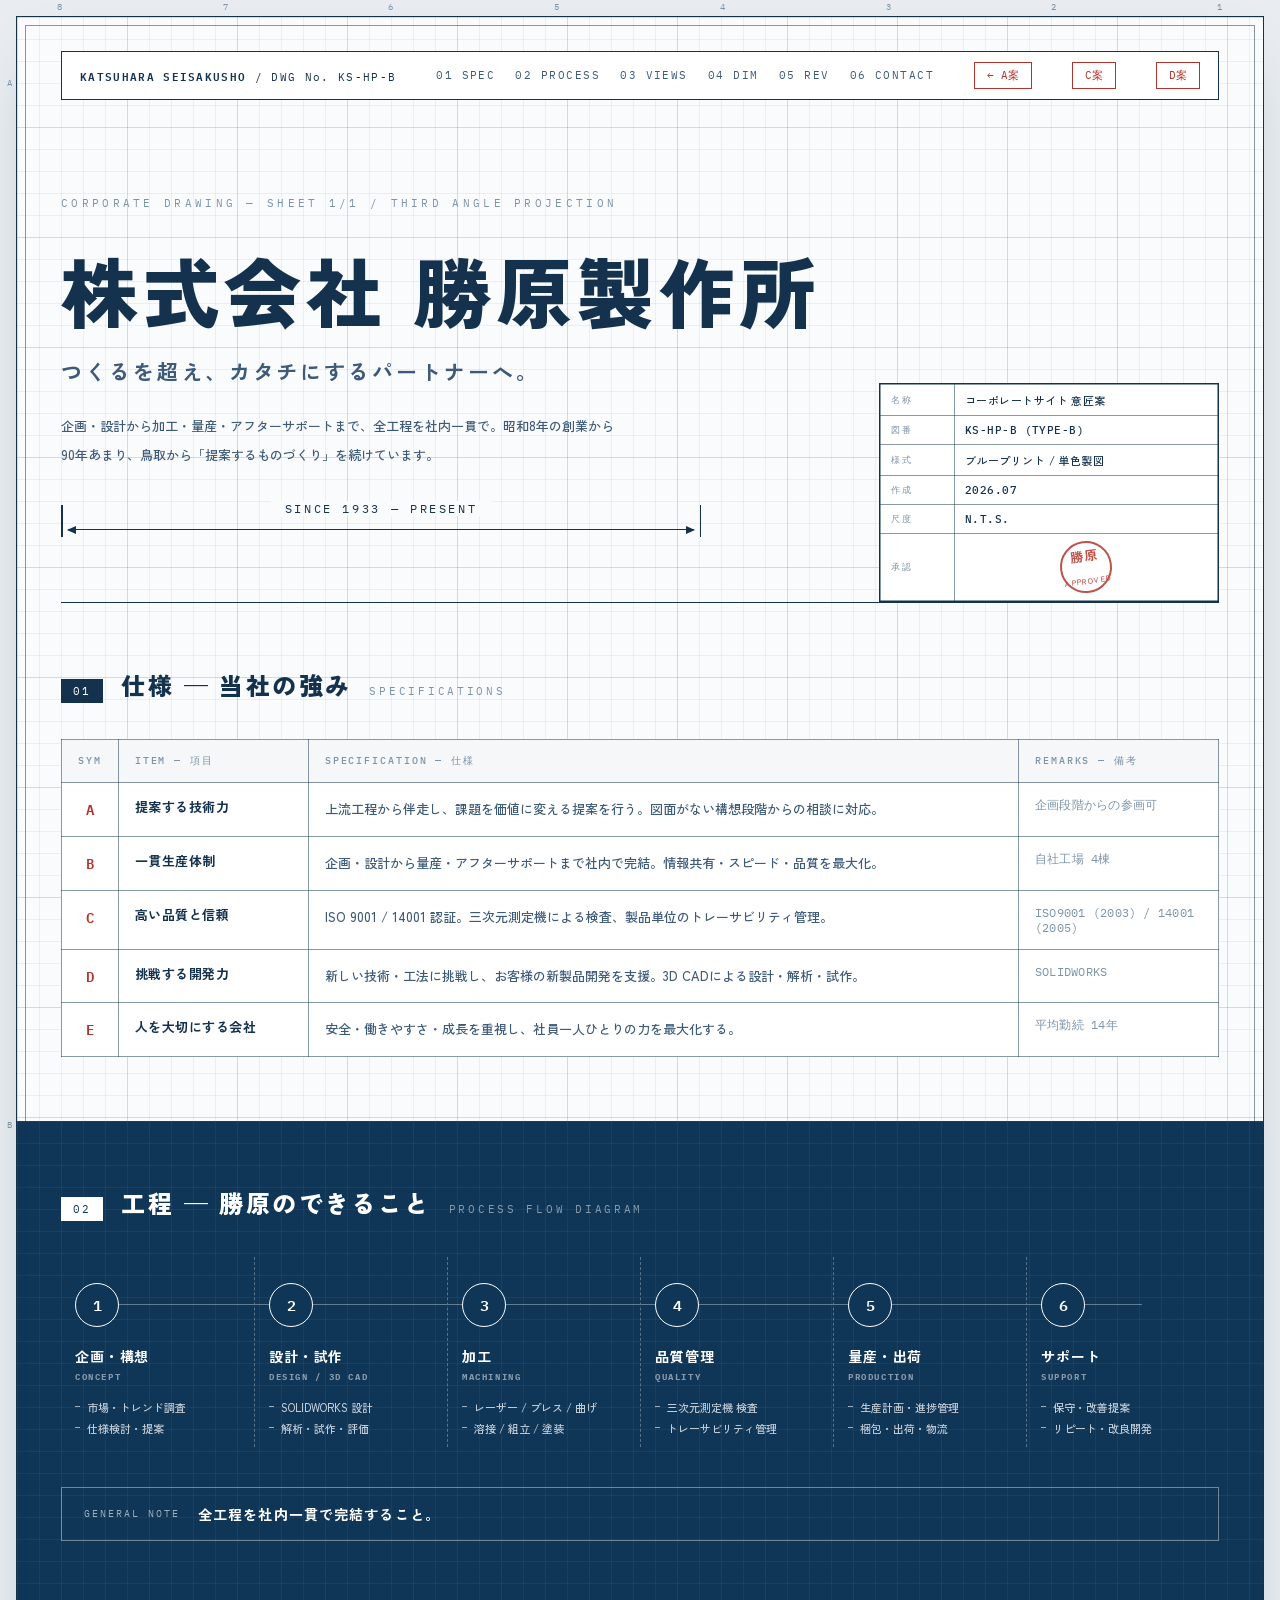
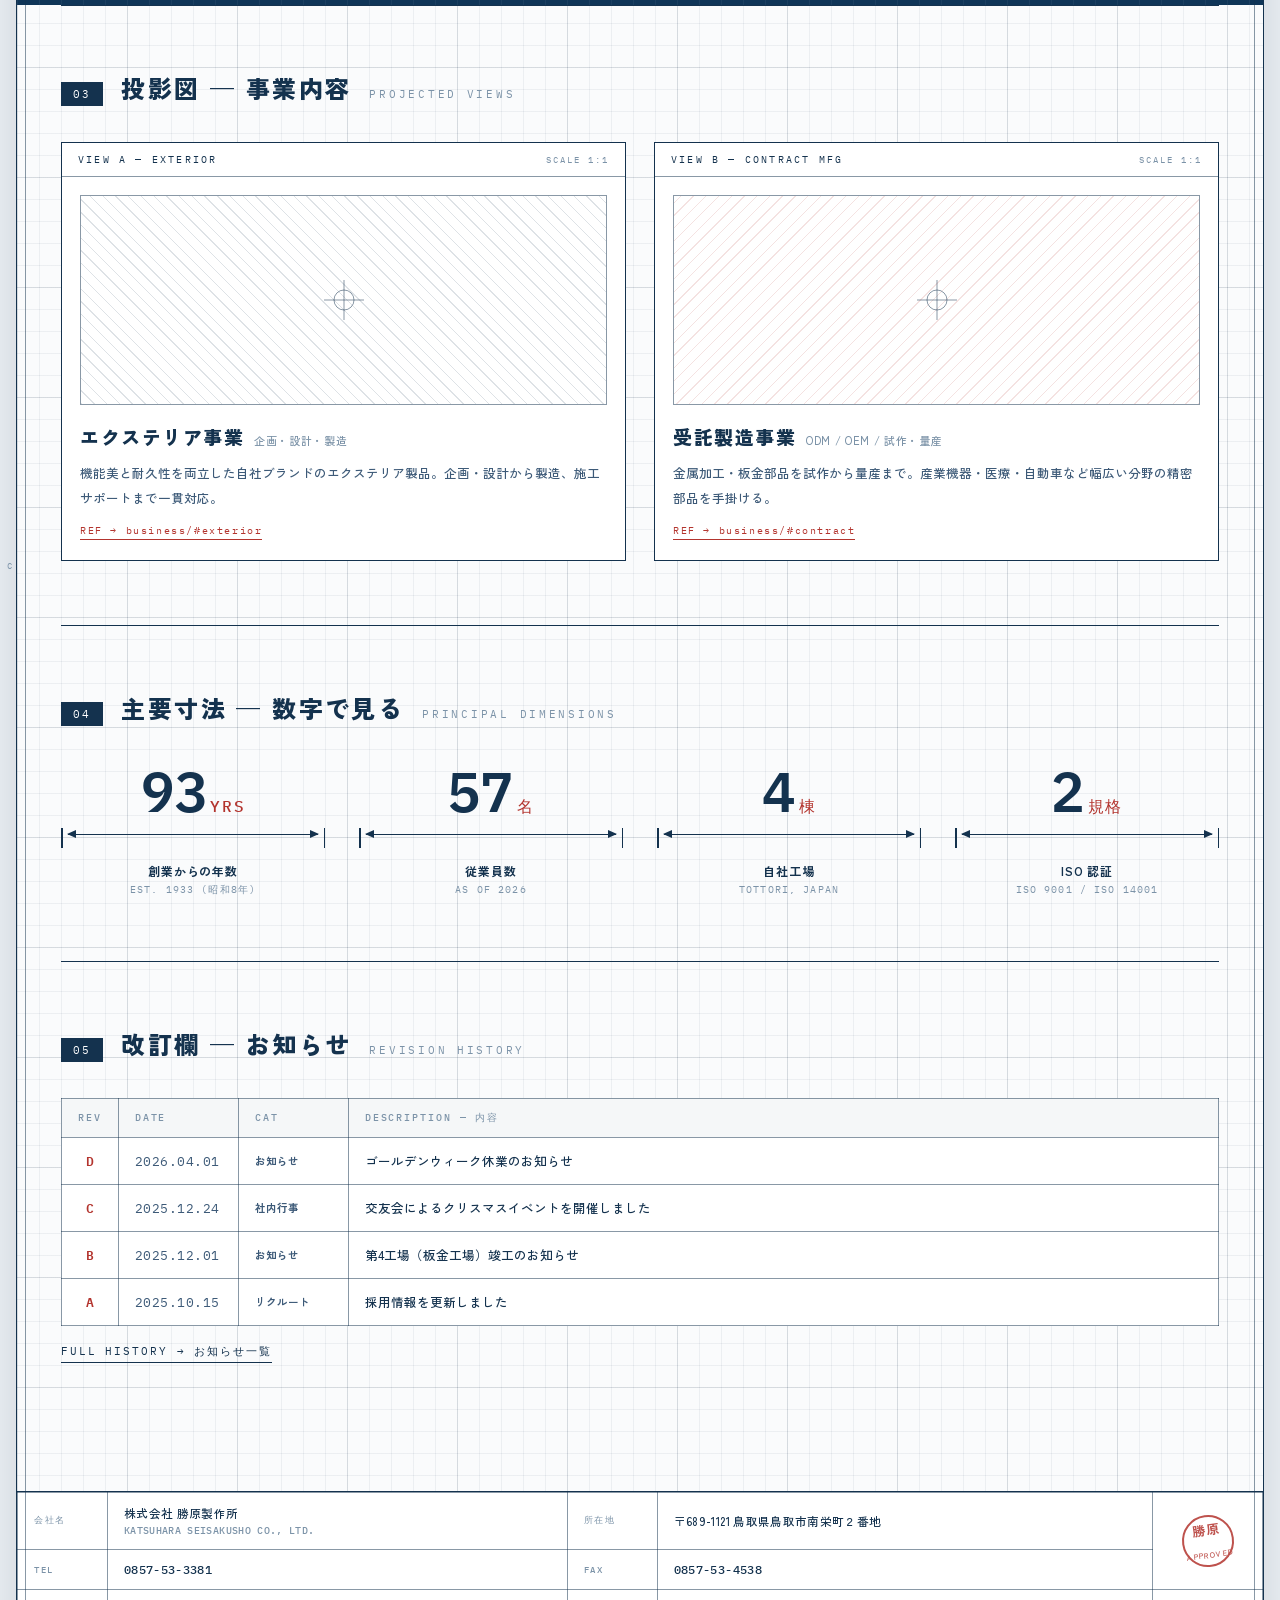
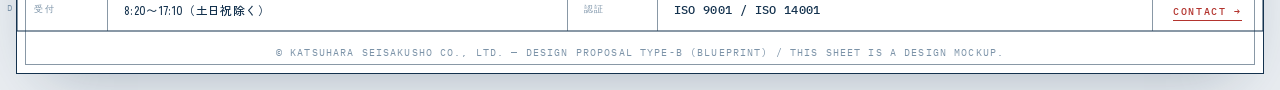
<file: design-b/index.html>
<!doctype html>
<html lang="ja">
<head>
<meta charset="utf-8" />
<meta name="viewport" content="width=device-width, initial-scale=1" />
<title>DESIGN PROPOSAL TYPE-B | 株式会社 勝原製作所</title>
<meta name="description" content="勝原製作所コーポレートサイト デザイン提案B案（ブループリント特化）">
<link rel="preconnect" href="https://fonts.googleapis.com">
<link rel="preconnect" href="https://fonts.gstatic.com" crossorigin>
<link rel="stylesheet" href="https://fonts.googleapis.com/css2?family=Zen+Kaku+Gothic+New:wght@400;500;700;900&family=IBM+Plex+Mono:wght@400;500;600&display=swap">
<style>
  :root{
    --ink:#14324E;          /* 製図インク */
    --ink-2:#3D5A78;
    --mute:#7C93A8;
    --paper:#FAFBFC;        /* 図面用紙 */
    --grid:rgba(20,50,78,.06);
    --grid-2:rgba(20,50,78,.11);
    --line:rgba(20,50,78,.25);
    --line-2:rgba(20,50,78,.5);
    --cyan:#0F3557;         /* 青焼き */
    --red:#B3342E;          /* 朱肉 */
  }
  *{box-sizing:border-box;margin:0;padding:0}
  html{scroll-behavior:smooth}
  body{background:#E9EDF1;color:var(--ink);font-family:"Zen Kaku Gothic New",sans-serif;-webkit-font-smoothing:antialiased;font-feature-settings:"palt" 1;padding:16px}
  a{color:inherit;text-decoration:none}
  .mono{font-family:"IBM Plex Mono",monospace}

  /* ============ 図面枠（シート） ============ */
  .sheet{
    max-width:1408px;margin:0 auto;background:var(--paper);
    border:1.5px solid var(--ink);position:relative;
    box-shadow:0 24px 60px -30px rgba(20,50,78,.35);
  }
  .sheet::before{content:"";position:absolute;inset:8px;border:.75px solid var(--line-2);pointer-events:none;z-index:3}
  /* 方眼 */
  .sheet::after{content:"";position:absolute;inset:0;pointer-events:none;z-index:0;
    background-image:
      linear-gradient(var(--grid) 1px,transparent 1px),
      linear-gradient(90deg,var(--grid) 1px,transparent 1px),
      linear-gradient(var(--grid-2) 1px,transparent 1px),
      linear-gradient(90deg,var(--grid-2) 1px,transparent 1px);
    background-size:22px 22px,22px 22px,110px 110px,110px 110px;}
  .sheet-inner{position:relative;z-index:2;padding:34px 44px 0}

  /* ゾーン記号 */
  .zones{position:absolute;z-index:4;display:flex;font-family:"IBM Plex Mono",monospace;font-size:9px;color:var(--mute);letter-spacing:.1em;pointer-events:none}
  .zones.top{top:-1px;left:40px;right:40px;justify-content:space-between}
  .zones.top span{transform:translateY(-140%)}
  .zones.left{left:-1px;top:60px;bottom:60px;flex-direction:column;justify-content:space-between}
  .zones.left span{transform:translateX(-160%)}

  /* ============ ヘッダー（帯） ============ */
  .bar{
    display:flex;align-items:center;justify-content:space-between;gap:16px;
    border:1px solid var(--ink);background:#fff;
    padding:10px 18px;margin-bottom:40px;flex-wrap:wrap;
  }
  .bar .id{font-family:"IBM Plex Mono",monospace;font-size:11px;letter-spacing:.12em;color:var(--ink)}
  .bar .id b{font-weight:600}
  .bar nav{display:flex;gap:20px;flex-wrap:wrap}
  .bar nav a{font-family:"IBM Plex Mono",monospace;font-size:10.5px;letter-spacing:.14em;color:var(--ink-2);border-bottom:1px solid transparent;padding:2px 0;transition:.2s}
  .bar nav a:hover{color:var(--ink);border-color:var(--ink)}
  .bar .back{font-size:10.5px;font-family:"IBM Plex Mono",monospace;color:var(--red);border:1px solid var(--red);padding:5px 12px;transition:.2s}
  .bar .back:hover{background:var(--red);color:#fff}

  /* ============ HERO ============ */
  .hero{padding:56px 0 72px;position:relative}
  .hero .doc-label{font-family:"IBM Plex Mono",monospace;font-size:11px;letter-spacing:.3em;color:var(--mute);margin-bottom:34px}
  .hero h1{font-size:clamp(40px,6vw,84px);font-weight:900;letter-spacing:.06em;line-height:1.2;color:var(--ink)}
  .hero .sub{margin-top:20px;font-size:clamp(15px,1.8vw,21px);font-weight:700;letter-spacing:.14em;color:var(--ink-2)}
  .hero .desc{margin-top:26px;font-size:13px;line-height:2.2;color:var(--ink-2);max-width:560px;font-weight:500}

  /* 寸法線（タイトル下） */
  .dim-under{max-width:640px;margin-top:36px}
  .dim-line{position:relative;border-top:1.5px solid var(--ink);margin:0 7px}
  .dim-line::before,.dim-line::after{content:"";position:absolute;top:-4.75px;border-style:solid}
  .dim-line::before{left:-1px;border-width:4px 9px 4px 0;border-color:transparent var(--ink) transparent transparent}
  .dim-line::after{right:-1px;border-width:4px 0 4px 9px;border-color:transparent transparent transparent var(--ink)}
  .dim-wrap{position:relative;padding-top:24px}
  .dim-wrap .ext{position:absolute;top:0;width:1.5px;height:32px;background:var(--ink)}
  .dim-wrap .ext.l{left:0}
  .dim-wrap .ext.r{right:0}
  .dim-wrap .dim-cap{position:absolute;top:-4px;left:50%;transform:translateX(-50%);background:var(--paper);padding:0 14px;font-family:"IBM Plex Mono",monospace;font-size:12px;letter-spacing:.22em;color:var(--ink);white-space:nowrap}

  /* 表題欄（ヒーロー右下） */
  .titleblock{
    position:absolute;right:0;bottom:0;width:340px;background:#fff;
    border:1.5px solid var(--ink);font-size:11px;z-index:5;
  }
  .titleblock table{width:100%;border-collapse:collapse}
  .titleblock th,.titleblock td{border:.75px solid var(--line-2);padding:7px 10px;text-align:left;font-weight:500}
  .titleblock th{font-family:"IBM Plex Mono",monospace;font-size:9px;letter-spacing:.18em;color:var(--mute);width:74px;font-weight:500}
  .titleblock td{color:var(--ink);letter-spacing:.04em}
  .titleblock .stamp-cell{text-align:center;vertical-align:middle}

  /* 朱印 */
  .stamp{
    display:inline-grid;place-items:center;width:52px;height:52px;border-radius:50%;
    border:2px solid var(--red);color:var(--red);transform:rotate(-8deg);
    font-size:13px;font-weight:700;letter-spacing:.1em;line-height:1.3;text-align:center;
    opacity:.85;
  }
  .stamp small{font-size:7.5px;font-weight:500;letter-spacing:.2em;display:block}

  /* 第三角法記号 */
  .angle-symbol{display:flex;align-items:center;gap:10px;color:var(--mute)}

  /* ============ セクション共通 ============ */
  section{padding:64px 0;border-top:1.5px solid var(--ink);position:relative}
  .sec-id{display:flex;align-items:baseline;gap:18px;margin-bottom:36px;flex-wrap:wrap}
  .sec-id .no{font-family:"IBM Plex Mono",monospace;font-size:11px;letter-spacing:.2em;color:#fff;background:var(--ink);padding:5px 12px}
  .sec-id h2{font-size:24px;font-weight:900;letter-spacing:.1em;color:var(--ink)}
  .sec-id .en{font-family:"IBM Plex Mono",monospace;font-size:10.5px;letter-spacing:.26em;color:var(--mute)}

  .reveal{opacity:0;transform:translateY(18px);transition:opacity .7s ease,transform .7s ease}
  .reveal.in{opacity:1;transform:none}

  /* ============ SPEC（強み＝仕様表） ============ */
  .spec-table{width:100%;border-collapse:collapse;background:#fff;border:1.5px solid var(--ink);font-size:13px}
  .spec-table th,.spec-table td{border:.75px solid var(--line-2);padding:14px 16px;text-align:left;vertical-align:top}
  .spec-table thead th{font-family:"IBM Plex Mono",monospace;font-size:9.5px;letter-spacing:.2em;color:var(--mute);font-weight:500;background:rgba(20,50,78,.04)}
  .spec-table .sym{font-family:"IBM Plex Mono",monospace;font-weight:600;color:var(--red);width:52px;text-align:center;font-size:14px}
  .spec-table .item{font-weight:700;color:var(--ink);width:190px;letter-spacing:.04em}
  .spec-table .val{color:var(--ink-2);font-weight:500;line-height:1.9}
  .spec-table .note{color:var(--mute);font-size:11.5px;width:200px;font-family:"IBM Plex Mono",monospace;letter-spacing:.02em}
  .spec-table tbody tr{transition:background .2s}
  .spec-table tbody tr:hover{background:rgba(20,50,78,.035)}

  /* ============ PROCESS（青焼き反転） ============ */
  .process{background:var(--cyan);margin:0 -44px;padding:64px 44px;color:#fff;position:relative;overflow:hidden}
  .process::before{content:"";position:absolute;inset:0;pointer-events:none;
    background-image:
      linear-gradient(rgba(255,255,255,.05) 1px,transparent 1px),
      linear-gradient(90deg,rgba(255,255,255,.05) 1px,transparent 1px);
    background-size:22px 22px}
  .process .sec-id .no{background:#fff;color:var(--cyan)}
  .process .sec-id h2{color:#fff}
  .process .sec-id .en{color:rgba(255,255,255,.5)}
  .process-flow{display:grid;grid-template-columns:repeat(6,1fr);position:relative;z-index:2}
  .p-step{position:relative;padding:26px 14px 8px;border-left:.75px dashed rgba(255,255,255,.3)}
  .p-step:first-child{border-left:0}
  .p-step .balloon{
    width:44px;height:44px;border-radius:50%;border:1.5px solid #fff;
    display:grid;place-items:center;font-family:"IBM Plex Mono",monospace;font-size:15px;font-weight:600;
    background:var(--cyan);position:relative;z-index:2;
  }
  .p-step::before{content:"";position:absolute;top:47px;left:0;right:0;height:1px;background:rgba(255,255,255,.35)}
  .p-step:last-child::before{right:40%}
  .p-step:first-child::before{left:14px}
  .p-step h3{margin-top:18px;font-size:14px;font-weight:700;letter-spacing:.06em;line-height:1.6}
  .p-step h3 small{display:block;font-family:"IBM Plex Mono",monospace;font-size:9px;letter-spacing:.18em;color:rgba(255,255,255,.5);margin-top:3px}
  .p-step ul{list-style:none;margin-top:12px}
  .p-step ul li{font-size:11px;color:rgba(255,255,255,.75);line-height:1.9;padding-left:12px;position:relative;font-weight:500}
  .p-step ul li::before{content:"";position:absolute;left:0;top:9px;width:5px;height:1px;background:rgba(255,255,255,.6)}
  .process .note-bar{margin-top:40px;border:1px solid rgba(255,255,255,.4);padding:16px 22px;display:flex;gap:18px;align-items:center;flex-wrap:wrap;position:relative;z-index:2}
  .process .note-bar .mono{font-size:10px;letter-spacing:.2em;color:rgba(255,255,255,.6)}
  .process .note-bar p{font-size:14px;font-weight:700;letter-spacing:.08em}

  /* ============ VIEWS（事業＝投影図） ============ */
  .views{display:grid;grid-template-columns:1fr 1fr;gap:28px}
  .view{border:1.5px solid var(--ink);background:#fff;position:relative}
  .view .v-head{display:flex;justify-content:space-between;align-items:center;border-bottom:.75px solid var(--line-2);padding:10px 16px}
  .view .v-head .mono{font-size:10px;letter-spacing:.22em;color:var(--ink)}
  .view .v-head .scale{font-size:9px;color:var(--mute)}
  .view .v-fig{height:210px;position:relative;margin:18px;border:.75px solid var(--line-2);overflow:hidden}
  .view .v-fig::before{content:"";position:absolute;inset:0;
    background:repeating-linear-gradient(45deg,rgba(20,50,78,.14) 0 1px,transparent 1px 9px)}
  .view.alt .v-fig::before{background:repeating-linear-gradient(-45deg,rgba(179,52,46,.14) 0 1px,transparent 1px 9px)}
  .view .v-fig .center-mark{position:absolute;left:50%;top:50%;transform:translate(-50%,-50%);color:var(--line-2)}
  .view .v-body{padding:0 18px 20px}
  .view .v-body h3{font-size:19px;font-weight:900;letter-spacing:.08em;color:var(--ink)}
  .view .v-body h3 small{font-size:11px;color:var(--mute);font-weight:500;margin-left:10px;letter-spacing:.06em}
  .view .v-body p{margin-top:10px;font-size:12.5px;line-height:2;color:var(--ink-2);font-weight:500}
  .view .v-body .ref{display:inline-block;margin-top:14px;font-family:"IBM Plex Mono",monospace;font-size:10px;letter-spacing:.16em;color:var(--red);border-bottom:1px solid var(--red);padding-bottom:2px}

  /* ============ DIMENSIONS（数字＝寸法） ============ */
  .dims{display:grid;grid-template-columns:repeat(4,1fr);gap:34px}
  .dim-metric{text-align:center}
  .dim-metric .val{font-family:"IBM Plex Mono",monospace;font-size:56px;font-weight:600;line-height:1;color:var(--ink);letter-spacing:-.02em}
  .dim-metric .val em{font-style:normal;font-size:16px;font-weight:500;color:var(--red);margin-left:4px;letter-spacing:.1em}
  .dim-metric .dim-wrap{margin-top:16px}
  .dim-metric .dim-wrap{padding-top:0;height:14px}
  .dim-metric .ext{height:20px;top:-6px}
  .dim-metric .label{margin-top:14px;font-size:12px;font-weight:700;letter-spacing:.08em;color:var(--ink)}
  .dim-metric .sub{margin-top:4px;font-family:"IBM Plex Mono",monospace;font-size:9.5px;letter-spacing:.12em;color:var(--mute)}

  /* ============ REVISION（お知らせ＝改訂欄） ============ */
  .rev-table{width:100%;border-collapse:collapse;background:#fff;border:1.5px solid var(--ink);font-size:12.5px}
  .rev-table th,.rev-table td{border:.75px solid var(--line-2);padding:12px 16px;text-align:left}
  .rev-table thead th{font-family:"IBM Plex Mono",monospace;font-size:9.5px;letter-spacing:.2em;color:var(--mute);font-weight:500;background:rgba(20,50,78,.04)}
  .rev-table .rev{font-family:"IBM Plex Mono",monospace;font-weight:600;color:var(--red);width:56px;text-align:center}
  .rev-table .date{font-family:"IBM Plex Mono",monospace;color:var(--ink-2);width:120px;letter-spacing:.04em}
  .rev-table .cat{width:110px;font-size:10.5px;color:var(--ink-2);font-weight:700}
  .rev-table td.desc{color:var(--ink);font-weight:500}
  .rev-more{display:inline-block;margin-top:18px;font-family:"IBM Plex Mono",monospace;font-size:10.5px;letter-spacing:.18em;color:var(--ink);border-bottom:1px solid var(--ink);padding-bottom:3px;transition:.2s}
  .rev-more:hover{color:var(--red);border-color:var(--red)}

  /* ============ FOOTER（表題欄） ============ */
  .foot{border-top:1.5px solid var(--ink);margin:64px -44px 0;background:#fff}
  .foot table{width:100%;border-collapse:collapse;font-size:11.5px}
  .foot th,.foot td{border:.75px solid var(--line-2);padding:12px 16px;text-align:left;vertical-align:middle}
  .foot th{font-family:"IBM Plex Mono",monospace;font-size:9px;letter-spacing:.18em;color:var(--mute);font-weight:500;width:90px}
  .foot td{color:var(--ink);font-weight:500;letter-spacing:.03em}
  .foot .stamp-cell{text-align:center;width:110px}
  .foot .cp{font-family:"IBM Plex Mono",monospace;font-size:9.5px;color:var(--mute);letter-spacing:.12em;text-align:center;padding:14px;border-top:.75px solid var(--line-2)}

  /* ============ RESPONSIVE ============ */
  @media (max-width:1024px){
    .sheet-inner{padding:28px 28px 0}
    .process{margin:0 -28px;padding:56px 28px}
    .foot{margin:56px -28px 0}
    .process-flow{grid-template-columns:repeat(3,1fr);row-gap:30px}
    .p-step:nth-child(4){border-left:0}
    .views{grid-template-columns:1fr}
    .dims{grid-template-columns:repeat(2,1fr)}
    .titleblock{position:relative;right:auto;bottom:auto;width:100%;max-width:420px;margin-top:40px}
    .hero{padding-bottom:40px}
  }
  @media (max-width:760px){
    body{padding:8px}
    .zones{display:none}
    .sheet-inner{padding:20px 18px 0}
    .process{margin:0 -18px;padding:48px 18px}
    .foot{margin:48px -18px 0}
    .bar{gap:10px;padding:10px 14px}
    .bar nav{gap:12px}
    .hero{padding-top:36px}
    .process-flow{grid-template-columns:1fr;row-gap:8px}
    .p-step{border-left:0;border-top:.75px dashed rgba(255,255,255,.3);padding:20px 4px 14px}
    .p-step:first-child{border-top:0}
    .p-step::before{display:none}
    .dims{grid-template-columns:1fr;gap:28px}
    .spec-table .note{display:none}
    .spec-table th:last-child{display:none}
    .rev-table .cat{display:none}
    .rev-table thead th:nth-child(3){display:none}
    .sec-id h2{font-size:19px}
    .foot th{width:70px}
  }
</style>
</head>
<body>

<div class="sheet">
  <div class="zones top"><span>8</span><span>7</span><span>6</span><span>5</span><span>4</span><span>3</span><span>2</span><span>1</span></div>
  <div class="zones left"><span>A</span><span>B</span><span>C</span><span>D</span></div>

  <div class="sheet-inner">

    <!-- ============ BAR ============ -->
    <div class="bar">
      <span class="id"><b>KATSUHARA SEISAKUSHO</b> / DWG No. KS-HP-B</span>
      <nav>
        <a href="#spec">01 SPEC</a>
        <a href="#process">02 PROCESS</a>
        <a href="#views">03 VIEWS</a>
        <a href="#dims">04 DIM</a>
        <a href="#rev">05 REV</a>
        <a href="#contact">06 CONTACT</a>
      </nav>
      <a class="back" href="../">← A案</a> <a class="back" href="../design-c/">C案</a> <a class="back" href="../design-d/">D案</a>
    </div>

    <!-- ============ HERO ============ -->
    <header class="hero">
      <p class="doc-label">CORPORATE DRAWING — SHEET 1/1 / THIRD ANGLE PROJECTION</p>
      <h1>株式会社 勝原製作所</h1>
      <p class="sub">つくるを超え、カタチにするパートナーへ。</p>
      <p class="desc">企画・設計から加工・量産・アフターサポートまで、全工程を社内一貫で。昭和8年の創業から90年あまり、鳥取から「提案するものづくり」を続けています。</p>

      <div class="dim-under">
        <div class="dim-wrap">
          <b class="ext l"></b><b class="ext r"></b>
          <div class="dim-line"></div>
          <span class="dim-cap">SINCE 1933 — PRESENT</span>
        </div>
      </div>

      <aside class="titleblock">
        <table>
          <tr><th>名称</th><td>コーポレートサイト 意匠案</td><th rowspan="4" style="width:0;padding:0;border:0"></th></tr>
          <tr><th>図番</th><td class="mono">KS-HP-B (TYPE-B)</td></tr>
          <tr><th>様式</th><td>ブループリント / 単色製図</td></tr>
          <tr><th>作成</th><td class="mono">2026.07</td></tr>
          <tr>
            <th>尺度</th><td class="mono">N.T.S.</td>
          </tr>
          <tr>
            <th>承認</th>
            <td class="stamp-cell"><span class="stamp">勝原<small>APPROVED</small></span></td>
          </tr>
        </table>
      </aside>
    </header>

    <!-- ============ 01 SPEC ============ -->
    <section id="spec">
      <div class="sec-id reveal">
        <span class="no mono">01</span>
        <h2>仕様 — 当社の強み</h2>
        <span class="en">SPECIFICATIONS</span>
      </div>
      <div style="overflow-x:auto" class="reveal">
        <table class="spec-table">
          <thead>
            <tr><th>SYM</th><th>ITEM — 項目</th><th>SPECIFICATION — 仕様</th><th>REMARKS — 備考</th></tr>
          </thead>
          <tbody>
            <tr><td class="sym">A</td><td class="item">提案する技術力</td><td class="val">上流工程から伴走し、課題を価値に変える提案を行う。図面がない構想段階からの相談に対応。</td><td class="note">企画段階からの参画可</td></tr>
            <tr><td class="sym">B</td><td class="item">一貫生産体制</td><td class="val">企画・設計から量産・アフターサポートまで社内で完結。情報共有・スピード・品質を最大化。</td><td class="note">自社工場 4棟</td></tr>
            <tr><td class="sym">C</td><td class="item">高い品質と信頼</td><td class="val">ISO 9001 / 14001 認証。三次元測定機による検査、製品単位のトレーサビリティ管理。</td><td class="note">ISO9001 (2003) / 14001 (2005)</td></tr>
            <tr><td class="sym">D</td><td class="item">挑戦する開発力</td><td class="val">新しい技術・工法に挑戦し、お客様の新製品開発を支援。3D CADによる設計・解析・試作。</td><td class="note">SOLIDWORKS</td></tr>
            <tr><td class="sym">E</td><td class="item">人を大切にする会社</td><td class="val">安全・働きやすさ・成長を重視し、社員一人ひとりの力を最大化する。</td><td class="note">平均勤続 14年</td></tr>
          </tbody>
        </table>
      </div>
    </section>

    <!-- ============ 02 PROCESS（青焼き） ============ -->
    <section id="process" style="border-top:0;padding:0">
      <div class="process">
        <div class="sec-id reveal">
          <span class="no mono">02</span>
          <h2>工程 — 勝原のできること</h2>
          <span class="en">PROCESS FLOW DIAGRAM</span>
        </div>
        <div class="process-flow reveal">
          <div class="p-step"><span class="balloon">1</span><h3>企画・構想<small>CONCEPT</small></h3><ul><li>市場・トレンド調査</li><li>仕様検討・提案</li></ul></div>
          <div class="p-step"><span class="balloon">2</span><h3>設計・試作<small>DESIGN / 3D CAD</small></h3><ul><li>SOLIDWORKS 設計</li><li>解析・試作・評価</li></ul></div>
          <div class="p-step"><span class="balloon">3</span><h3>加工<small>MACHINING</small></h3><ul><li>レーザー / プレス / 曲げ</li><li>溶接 / 組立 / 塗装</li></ul></div>
          <div class="p-step"><span class="balloon">4</span><h3>品質管理<small>QUALITY</small></h3><ul><li>三次元測定機 検査</li><li>トレーサビリティ管理</li></ul></div>
          <div class="p-step"><span class="balloon">5</span><h3>量産・出荷<small>PRODUCTION</small></h3><ul><li>生産計画・進捗管理</li><li>梱包・出荷・物流</li></ul></div>
          <div class="p-step"><span class="balloon">6</span><h3>サポート<small>SUPPORT</small></h3><ul><li>保守・改善提案</li><li>リピート・改良開発</li></ul></div>
        </div>
        <div class="note-bar reveal">
          <span class="mono">GENERAL&nbsp;NOTE</span>
          <p>全工程を社内一貫で完結すること。</p>
        </div>
      </div>
    </section>

    <!-- ============ 03 VIEWS（事業） ============ -->
    <section id="views">
      <div class="sec-id reveal">
        <span class="no mono">03</span>
        <h2>投影図 — 事業内容</h2>
        <span class="en">PROJECTED VIEWS</span>
      </div>
      <div class="views">
        <div class="view reveal">
          <div class="v-head"><span class="mono">VIEW A — EXTERIOR</span><span class="scale mono">SCALE 1:1</span></div>
          <div class="v-fig">
            <svg class="center-mark" width="40" height="40" viewBox="0 0 40 40" fill="none" stroke="currentColor" stroke-width="1"><circle cx="20" cy="20" r="10"/><path d="M20 0v40M0 20h40"/></svg>
          </div>
          <div class="v-body">
            <h3>エクステリア事業<small>企画・設計・製造</small></h3>
            <p>機能美と耐久性を両立した自社ブランドのエクステリア製品。企画・設計から製造、施工サポートまで一貫対応。</p>
            <span class="ref">REF → business/#exterior</span>
          </div>
        </div>
        <div class="view alt reveal">
          <div class="v-head"><span class="mono">VIEW B — CONTRACT MFG</span><span class="scale mono">SCALE 1:1</span></div>
          <div class="v-fig">
            <svg class="center-mark" width="40" height="40" viewBox="0 0 40 40" fill="none" stroke="currentColor" stroke-width="1"><circle cx="20" cy="20" r="10"/><path d="M20 0v40M0 20h40"/></svg>
          </div>
          <div class="v-body">
            <h3>受託製造事業<small>ODM / OEM / 試作・量産</small></h3>
            <p>金属加工・板金部品を試作から量産まで。産業機器・医療・自動車など幅広い分野の精密部品を手掛ける。</p>
            <span class="ref">REF → business/#contract</span>
          </div>
        </div>
      </div>
    </section>

    <!-- ============ 04 DIMENSIONS（数字） ============ -->
    <section id="dims">
      <div class="sec-id reveal">
        <span class="no mono">04</span>
        <h2>主要寸法 — 数字で見る</h2>
        <span class="en">PRINCIPAL DIMENSIONS</span>
      </div>
      <div class="dims reveal">
        <div class="dim-metric">
          <div class="val">93<em>YRS</em></div>
          <div class="dim-wrap"><b class="ext l"></b><b class="ext r"></b><div class="dim-line"></div></div>
          <div class="label">創業からの年数</div>
          <div class="sub">EST. 1933 (昭和8年)</div>
        </div>
        <div class="dim-metric">
          <div class="val">57<em>名</em></div>
          <div class="dim-wrap"><b class="ext l"></b><b class="ext r"></b><div class="dim-line"></div></div>
          <div class="label">従業員数</div>
          <div class="sub">AS OF 2026</div>
        </div>
        <div class="dim-metric">
          <div class="val">4<em>棟</em></div>
          <div class="dim-wrap"><b class="ext l"></b><b class="ext r"></b><div class="dim-line"></div></div>
          <div class="label">自社工場</div>
          <div class="sub">TOTTORI, JAPAN</div>
        </div>
        <div class="dim-metric">
          <div class="val">2<em>規格</em></div>
          <div class="dim-wrap"><b class="ext l"></b><b class="ext r"></b><div class="dim-line"></div></div>
          <div class="label">ISO 認証</div>
          <div class="sub">ISO 9001 / ISO 14001</div>
        </div>
      </div>
    </section>

    <!-- ============ 05 REVISION（お知らせ） ============ -->
    <section id="rev">
      <div class="sec-id reveal">
        <span class="no mono">05</span>
        <h2>改訂欄 — お知らせ</h2>
        <span class="en">REVISION HISTORY</span>
      </div>
      <div style="overflow-x:auto" class="reveal">
        <table class="rev-table">
          <thead><tr><th>REV</th><th>DATE</th><th>CAT</th><th>DESCRIPTION — 内容</th></tr></thead>
          <tbody id="revBody">
            <tr><td class="rev">D</td><td class="date">2026.04.01</td><td class="cat">お知らせ</td><td class="desc">ゴールデンウィーク休業のお知らせ</td></tr>
            <tr><td class="rev">C</td><td class="date">2025.12.24</td><td class="cat">社内行事</td><td class="desc">交友会によるクリスマスイベントを開催しました</td></tr>
            <tr><td class="rev">B</td><td class="date">2025.12.01</td><td class="cat">お知らせ</td><td class="desc">第4工場（板金工場）竣工のお知らせ</td></tr>
            <tr><td class="rev">A</td><td class="date">2025.10.15</td><td class="cat">リクルート</td><td class="desc">採用情報を更新しました</td></tr>
          </tbody>
        </table>
      </div>
      <a class="rev-more" href="../news/">FULL HISTORY → お知らせ一覧</a>
    </section>

    <!-- ============ 06 FOOTER（表題欄） ============ -->
    <footer class="foot" id="contact">
      <table>
        <tr>
          <th>会社名</th><td>株式会社 勝原製作所<br><span class="mono" style="font-size:9.5px;color:var(--mute)">KATSUHARA SEISAKUSHO CO., LTD.</span></td>
          <th>所在地</th><td>〒689-1121 鳥取県鳥取市南栄町２番地</td>
          <td class="stamp-cell" rowspan="2"><span class="stamp">勝原<small>APPROVED</small></span></td>
        </tr>
        <tr>
          <th>TEL</th><td class="mono">0857-53-3381</td>
          <th>FAX</th><td class="mono">0857-53-4538</td>
        </tr>
        <tr>
          <th>受付</th><td>8:20〜17:10（土日祝除く）</td>
          <th>認証</th><td class="mono">ISO 9001 / ISO 14001</td>
          <td style="text-align:center"><a href="../contact/" class="mono" style="font-size:10px;letter-spacing:.16em;color:var(--red);border-bottom:1px solid var(--red);padding-bottom:2px">CONTACT →</a></td>
        </tr>
      </table>
      <div class="cp">© KATSUHARA SEISAKUSHO CO., LTD. — DESIGN PROPOSAL TYPE-B (BLUEPRINT) / THIS SHEET IS A DESIGN MOCKUP.</div>
    </footer>

  </div>
</div>

<script>
  // reveal on scroll
  const io = new IntersectionObserver(es => {
    es.forEach(e => { if (e.isIntersecting){ e.target.classList.add('in'); io.unobserve(e.target); } });
  }, { threshold:.12 });
  document.querySelectorAll('.reveal').forEach(el => io.observe(el));

  // 改訂欄: WordPress REST API から最新4件を取得（失敗時は静的表示のまま）
  fetch('https://www.katsuhara.co.jp/wp-json/wp/v2/posts?per_page=4&_embed')
    .then(r => r.ok ? r.json() : Promise.reject())
    .then(posts => {
      if (!Array.isArray(posts) || !posts.length) return;
      const revs = ['D','C','B','A'];
      const dec = h => { const t = document.createElement('textarea'); t.innerHTML = h; return t.value; };
      const fmt = iso => { const d = new Date(iso), p = n => String(n).padStart(2,'0'); return `${d.getFullYear()}.${p(d.getMonth()+1)}.${p(d.getDate())}`; };
      document.getElementById('revBody').innerHTML = posts.map((p,i) => {
        let cat = 'お知らせ';
        try { cat = p._embedded['wp:term'][0][0].name; } catch(e){}
        return `<tr><td class="rev">${revs[i]||'-'}</td><td class="date">${fmt(p.date)}</td><td class="cat">${cat}</td><td class="desc"><a href="${p.link}" target="_blank" rel="noopener">${dec(p.title.rendered)}</a></td></tr>`;
      }).join('');
    })
    .catch(() => {});
</script>
</body>
</html>
</file>
